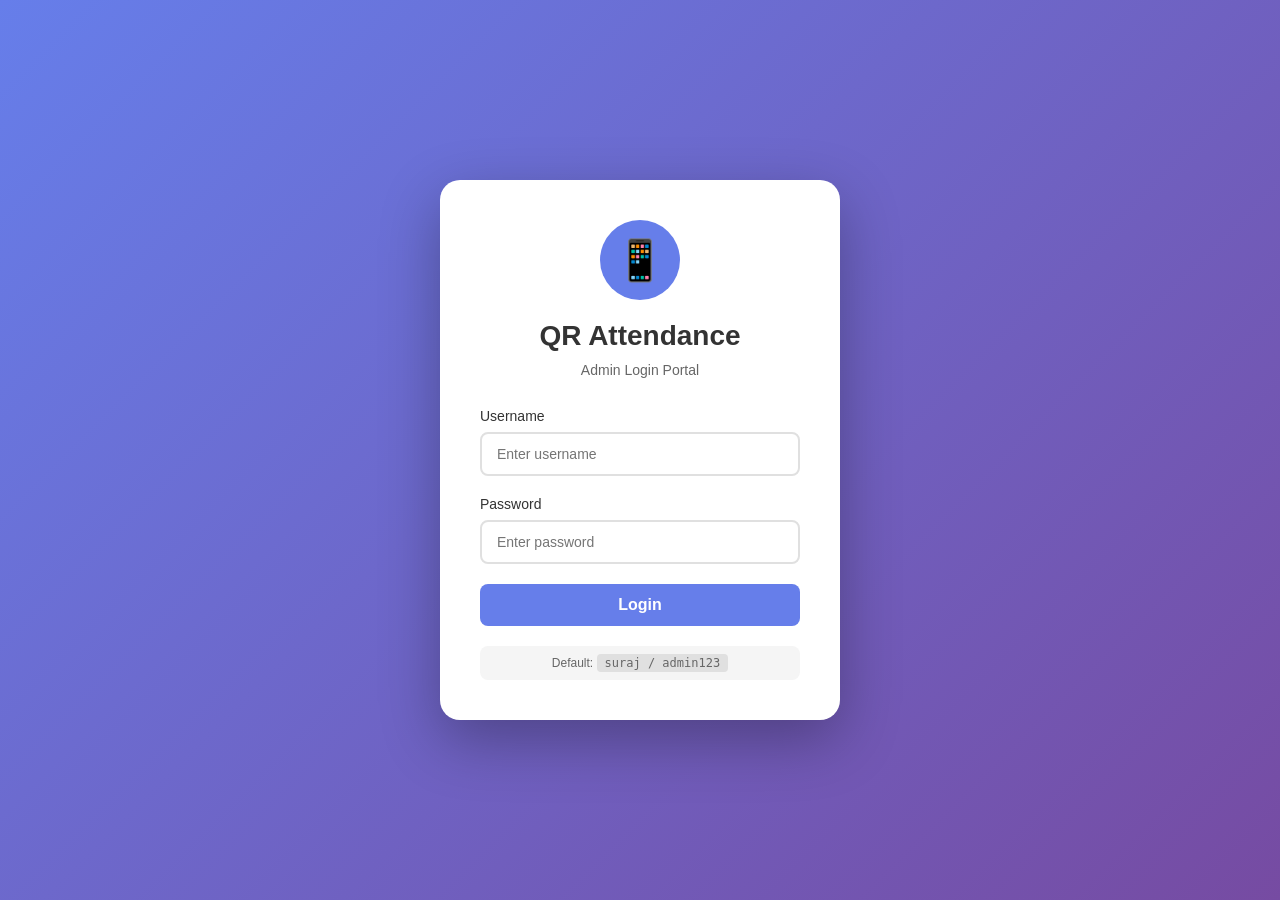
<file: index.html>
<!DOCTYPE html>
<html lang="en">
<head>
    <meta charset="UTF-8">
    <meta name="viewport" content="width=device-width, initial-scale=1.0">
    <title>QR Attendance System</title>
    <link rel="stylesheet" href="style.css">
</head>
<body>
    <!-- Alert Messages -->
    <div id="alert" class="alert">
        <span id="alertIcon">✓</span>
        <span id="alertMessage"></span>
    </div>

    <!-- Login Screen -->
    <div id="loginScreen" class="login-container">
        <div class="login-box">
            <div class="login-header">
                <div class="login-icon">📱</div>
                <h1>QR Attendance</h1>
                <p>Admin Login Portal</p>
            </div>

            <div class="form-group">
                <label>Username</label>
                <input type="text" id="username" placeholder="Enter username" value="">
            </div>

            <div class="form-group">
                <label>Password</label>
                <input type="password" id="password" placeholder="Enter password" value="">
            </div>

            <button class="btn btn-primary" onclick="login()">
                <span id="loginBtnText">Login</span>
            </button>

            <div class="default-creds">
                Default: <code>suraj / admin123</code>
            </div>
        </div>
    </div>

    <!-- Dashboard -->
    <div id="dashboard" class="dashboard">
        <!-- Header -->
        <div class="header">
            <div class="header-content">
                <div class="header-title">
                    <span style="font-size: 32px;">📱</span>
                    <h1>QR Attendance System</h1>
                </div>
                <button class="btn-logout" onclick="logout()">Logout</button>
            </div>
        </div>

        <div class="container">
            <!-- Navigation Menu -->
            <div class="nav-menu">
                <div class="nav-card" onclick="showView('dashboard')">
                    <div class="nav-icon">📊</div>
                    <h3>Dashboard</h3>
                </div>
                <div class="nav-card" onclick="showView('addStudent')">
                    <div class="nav-icon">👨‍🎓</div>
                    <h3>Add Student</h3>
                </div>
                <div class="nav-card" onclick="showView('addFaculty')">
                    <div class="nav-icon">👨‍🏫</div>
                    <h3>Add Faculty</h3>
                </div>
                <div class="nav-card" onclick="showView('viewStudents')">
                    <div class="nav-icon">👥</div>
                    <h3>View Students</h3>
                </div>
                <div class="nav-card" onclick="showView('scanner')">
                    <div class="nav-icon">📸</div>
                    <h3>Mark Attendance</h3>
                </div>
            </div>

            <!-- Dashboard View -->
            <div id="dashboardView" class="content-card">
                <h2>Dashboard Overview</h2>

                <div class="stats-grid">
                    <div class="stat-card blue">
                        <div class="stat-icon">👨‍🎓</div>
                        <div class="stat-number" id="statStudents">0</div>
                        <div class="stat-label">Total Students</div>
                    </div>
                    <div class="stat-card green">
                        <div class="stat-icon">👨‍🏫</div>
                        <div class="stat-number" id="statFaculty">0</div>
                        <div class="stat-label">Total Faculty</div>
                    </div>
                    <div class="stat-card purple">
                        <div class="stat-icon">✓</div>
                        <div class="stat-number" id="statAttendance">0</div>
                        <div class="stat-label">Today Attendance </div>
                    </div>
                </div>

                <h3 style="margin-bottom: 15px; color: #333;">Recent Attendance</h3>
                <div class="table-container">
                    <table>
                        <thead>
                            <tr>
                                <th>Reg No</th>
                                <th>Name</th>
                                <th>Date</th>
                                <th>Time</th>
                                <th>Status</th>
                            </tr>
                        </thead>
                        <tbody id="recentAttendanceTable">
                            <tr>
                                <td colspan="5" class="empty-state">
                                    <div class="empty-state-icon">📋</div>
                                    <div>No attendance records yet</div>
                                </td>
                            </tr>
                        </tbody>
                    </table>
                </div>
            </div>

            <!-- Add Student View -->
            <div id="addStudentView" class="content-card hidden">
                <h2>Add New Student</h2>
                <div class="form-container">
                    <div class="form-group">
                        <label>Student Name *</label>
                        <input type="text" id="studentName" placeholder="Enter full name">
                    </div>
                    <div class="form-group">
                        <label>Roll Number *</label>
                        <input type="text" id="studentRoll" placeholder="Enter roll number">
                    </div>
                    <div class="form-group">
                        <label>Course *</label>
                        <input type="text" id="studentCourse" placeholder="Enter course name">
                    </div>
                    <button class="btn btn-primary" onclick="addStudent()">
                        <span id="addStudentBtnText">Add Student</span>
                    </button>
                </div>
            </div>

            <!-- Add Faculty View -->
            <div id="addFacultyView" class="content-card hidden">
                <h2>Add New Faculty</h2>
                <div class="form-container">
                    <div class="form-group">
                        <label>Faculty Name *</label>
                        <input type="text" id="facultyName" placeholder="Enter full name">
                    </div>
                    <div class="form-group">
                        <label>Department *</label>
                        <input type="text" id="facultyDept" placeholder="Enter department name">
                    </div>
                    <button class="btn btn-success" onclick="addFaculty()">
                        <span id="addFacultyBtnText">Add Faculty</span>
                    </button>
                </div>
            </div>

            <!-- View Students View -->
            <div id="viewStudentsView" class="content-card hidden">
                <div style="display: flex; justify-content: space-between; align-items: center; margin-bottom: 20px;">
                    <h2>Student List (<span id="studentCount">0</span>)</h2>
                    <button class="btn btn-success" style="width: auto; padding: 10px 20px;" onclick="showView('viewFaculty')">
                        View Faculty
                    </button>
                </div>
                <div class="table-container">
                    <table>
                        <thead>
                            <tr>
                                <th>Reg No</th>
                                <th>Roll No</th>
                                <th>Name</th>
                                <th>Course</th>
                                <th>Actions</th>
                            </tr>
                        </thead>
                        <tbody id="studentsTable">
                            <tr>
                                <td colspan="5" class="empty-state">
                                    <div class="empty-state-icon">👨‍🎓</div>
                                    <div>No students found</div>
                                </td>
                            </tr>
                        </tbody>
                    </table>
                </div>
            </div>

            <!-- View Faculty View -->
            <div id="viewFacultyView" class="content-card hidden">
                <div style="display: flex; justify-content: space-between; align-items: center; margin-bottom: 20px;">
                    <h2>Faculty List (<span id="facultyCount">0</span>)</h2>
                    <button class="btn btn-primary" style="width: auto; padding: 10px 20px;" onclick="showView('viewStudents')">
                        View Students
                    </button>
                </div>
                <div class="table-container">
                    <table>
                        <thead>
                            <tr>
                                <th>Reg No</th>
                                <th>Name</th>
                                <th>Department</th>
                                <th>Actions</th>
                            </tr>
                        </thead>
                        <tbody id="facultyTable">
                            <tr>
                                <td colspan="4" class="empty-state">
                                    <div class="empty-state-icon">👨‍🏫</div>
                                    <div>No faculty found</div>
                                </td>
                            </tr>
                        </tbody>
                    </table>
                </div>
            </div>

            <!-- Attendance View -->
            <div id="attendanceView" class="content-card hidden">
                <div style="display: flex; justify-content: space-between; align-items: center; margin-bottom: 20px;">
                    <h2>Attendance Records</h2>
                    <button class="btn btn-success" style="width: auto; padding: 10px 20px;" onclick="exportAttendance()">
                        📥 Export to Excel
                    </button>
                </div>
                <div class="table-container">
                    <table>
                        <thead>
                            <tr>
                                <th>Reg No</th>
                                <th>Name</th>
                                <th>Roll/Dept</th>
                                <th>Date</th>
                                <th>Time</th>
                                <th>Status</th>
                            </tr>
                        </thead>
                        <tbody id="attendanceTable">
                            <tr>
                                <td colspan="6" class="empty-state">
                                    <div class="empty-state-icon">📋</div>
                                    <div>No attendance records</div>
                                </td>
                            </tr>
                        </tbody>
                    </table>
                </div>
            </div>

            <!-- Scanner View -->
            <div id="scannerView" class="content-card hidden">
                <div class="scanner-container">
                    <h2>Mark Attendance</h2>
                    <!-- Option 1: Manuaal Entry -->
                    <div class="scanner-box">
                        <div class="scanner-icon">📸</div>
                        <p style="color: #666; margin-bottom: 20px;">Enter Registration Number Manually</p>
                    </div>
                    <div class="form-group">
                        <input
                            type="text"
                            id="qrInput"
                            placeholder="Enter STU2025XXXX or FAC2025XXXX"
                            style="text-align: center; font-size: 16px;"
                        >
                    </div>
                    <button class="btn btn-primary" onclick="markAttendance()">
                        <span id="markAttendanceBtnText">Mark Attendance Manually</span>
                    </button>
                    <div style="margin-top: 30px 0; text-align: center; color: #999;">
                        <span style="font-size: 20px;">━━━━━━ OR ━━━━━━</span>
                    </div>

                    <!-- Option 2: QR Scanner -->
                    <div class="scanner-box" style="background: #e8f4f8">
                        <div class="scanner-icon">📷</div>
                        <p style="color: #666; margin-bottom: 20px;">Scan QR with Camera </p>
                    </div>

                    <button class="btn btn-success" onclick="startQRScanner()" style="width: 100%">
                        <span id="scannerBtnText">🎥 Start QR Scanner</span>
                    </button>
                    <div style="margin-top: 20px; padding: 15px; background: #fff3cd; border-radius: 8px; font-size: 13px;">
                        <strong>⚠️ Scanner Instructions:</strong><br>
                        • QR Scanner will open your webcam<br>
                        • Show QR code to the camera<br>
                        • Press 'Q' key to close scanner<br>
                        • Auto-closes after 1 minute
                    </div>
                </div>
            </div>
        </div>
    </div>

    <script src="script.js"></script>

</body>
</html>
</file>
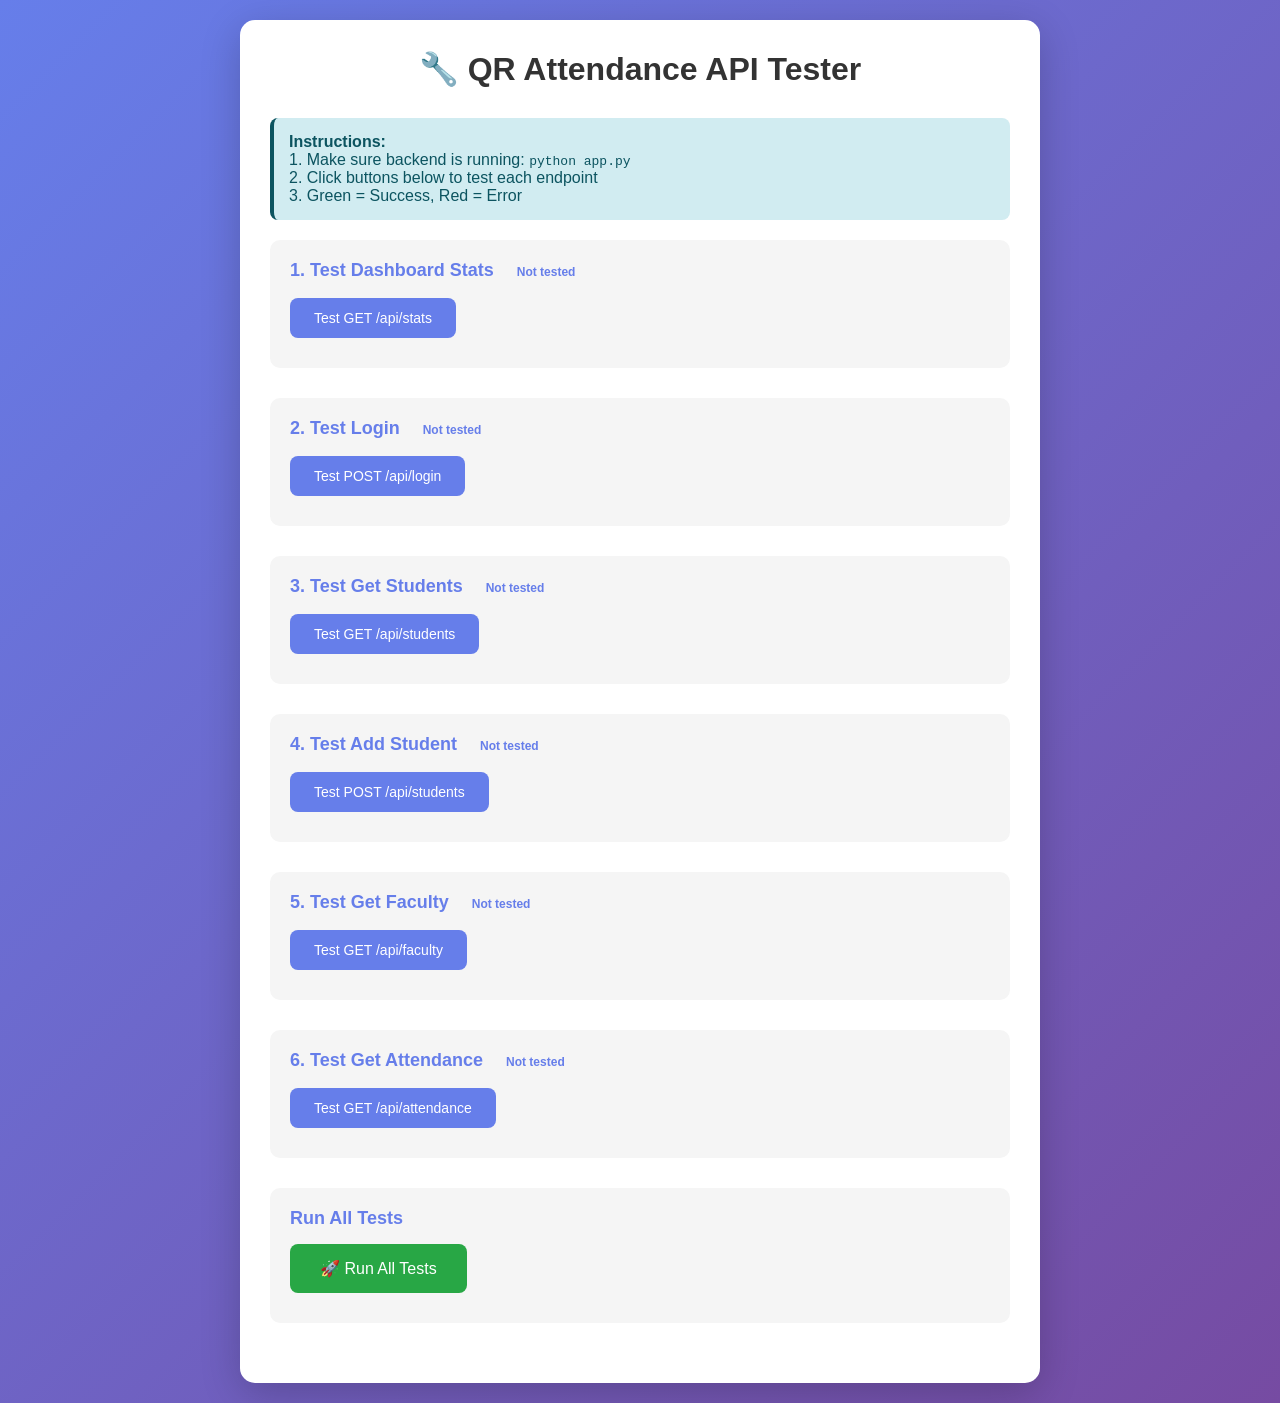
<file: test api.html>
<!DOCTYPE html>
<html lang="en">
<head>
    <meta charset="UTF-8">
    <meta name="viewport" content="width=device-width, initial-scale=1.0">
    <title>API Test Page</title>
    <style>
        * {
            margin: 0;
            padding: 0;
            box-sizing: border-box;
        }

        body {
            font-family: 'Segoe UI', Tahoma, Geneva, Verdana, sans-serif;
            background: linear-gradient(135deg, #667eea 0%, #764ba2 100%);
            padding: 20px;
            min-height: 100vh;
        }

        .container {
            max-width: 800px;
            margin: 0 auto;
            background: white;
            padding: 30px;
            border-radius: 15px;
            box-shadow: 0 10px 40px rgba(0,0,0,0.2);
        }

        h1 {
            color: #333;
            margin-bottom: 30px;
            text-align: center;
        }

        .test-section {
            margin-bottom: 30px;
            padding: 20px;
            background: #f5f5f5;
            border-radius: 10px;
        }

        .test-section h2 {
            color: #667eea;
            margin-bottom: 15px;
            font-size: 18px;
        }

        button {
            background: #667eea;
            color: white;
            border: none;
            padding: 12px 24px;
            border-radius: 8px;
            cursor: pointer;
            font-size: 14px;
            margin-right: 10px;
            margin-bottom: 10px;
            transition: all 0.3s;
        }

        button:hover {
            background: #5568d3;
            transform: translateY(-2px);
        }

        button.success {
            background: #28a745;
        }

        button.error {
            background: #dc3545;
        }

        .result {
            margin-top: 15px;
            padding: 15px;
            background: white;
            border-radius: 8px;
            border-left: 4px solid #667eea;
            white-space: pre-wrap;
            font-family: monospace;
            font-size: 12px;
            max-height: 300px;
            overflow-y: auto;
        }

        .result.success {
            border-left-color: #28a745;
            background: #d4edda;
        }

        .result.error {
            border-left-color: #dc3545;
            background: #f8d7da;
        }

        .status {
            display: inline-block;
            padding: 4px 8px;
            border-radius: 4px;
            font-size: 12px;
            font-weight: bold;
            margin-left: 10px;
        }

        .status.success {
            background: #d4edda;
            color: #155724;
        }

        .status.error {
            background: #f8d7da;
            color: #721c24;
        }

        .info {
            background: #d1ecf1;
            border-left: 4px solid #0c5460;
            padding: 15px;
            border-radius: 8px;
            margin-bottom: 20px;
            color: #0c5460;
        }
    </style>
</head>
<body>
    <div class="container">
        <h1>🔧 QR Attendance API Tester</h1>

        <div class="info">
            <strong>Instructions:</strong><br>
            1. Make sure backend is running: <code>python app.py</code><br>
            2. Click buttons below to test each endpoint<br>
            3. Green = Success, Red = Error
        </div>

        <!-- TEST 1: Stats (GET) -->
        <div class="test-section">
            <h2>1. Test Dashboard Stats <span class="status" id="status1">Not tested</span></h2>
            <button onclick="testStats()">Test GET /api/stats</button>
            <div class="result" id="result1" style="display: none;"></div>
        </div>

        <!-- TEST 2: Login (POST) -->
        <div class="test-section">
            <h2>2. Test Login <span class="status" id="status2">Not tested</span></h2>
            <button onclick="testLogin()">Test POST /api/login</button>
            <div class="result" id="result2" style="display: none;"></div>
        </div>

        <!-- TEST 3: Get Students (GET) -->
        <div class="test-section">
            <h2>3. Test Get Students <span class="status" id="status3">Not tested</span></h2>
            <button onclick="testGetStudents()">Test GET /api/students</button>
            <div class="result" id="result3" style="display: none;"></div>
        </div>

        <!-- TEST 4: Add Student (POST) -->
        <div class="test-section">
            <h2>4. Test Add Student <span class="status" id="status4">Not tested</span></h2>
            <button onclick="testAddStudent()">Test POST /api/students</button>
            <div class="result" id="result4" style="display: none;"></div>
        </div>

        <!-- TEST 5: Get Faculty (GET) -->
        <div class="test-section">
            <h2>5. Test Get Faculty <span class="status" id="status5">Not tested</span></h2>
            <button onclick="testGetFaculty()">Test GET /api/faculty</button>
            <div class="result" id="result5" style="display: none;"></div>
        </div>

        <!-- TEST 6: Get Attendance (GET) -->
        <div class="test-section">
            <h2>6. Test Get Attendance <span class="status" id="status6">Not tested</span></h2>
            <button onclick="testGetAttendance()">Test GET /api/attendance</button>
            <div class="result" id="result6" style="display: none;"></div>
        </div>

        <!-- TEST ALL -->
        <div class="test-section">
            <h2>Run All Tests</h2>
            <button onclick="runAllTests()" style="background: #28a745; font-size: 16px; padding: 15px 30px;">
                🚀 Run All Tests
            </button>
        </div>
    </div>

    <script>
        const API_URL = 'http://localhost:5000/api';

        function showResult(testNum, success, data) {
            const resultDiv = document.getElementById(`result${testNum}`);
            const statusSpan = document.getElementById(`status${testNum}`);

            resultDiv.style.display = 'block';
            resultDiv.className = `result ${success ? 'success' : 'error'}`;
            resultDiv.textContent = JSON.stringify(data, null, 2);

            statusSpan.className = `status ${success ? 'success' : 'error'}`;
            statusSpan.textContent = success ? '✓ Success' : '✗ Failed';
        }

        async function testStats() {
            try {
                const response = await fetch(`${API_URL}/stats`);
                const data = await response.json();
                showResult(1, data.success, data);
            } catch (error) {
                showResult(1, false, { error: error.message });
            }
        }

        async function testLogin() {
            try {
                const response = await fetch(`${API_URL}/login`, {
                    method: 'POST',
                    headers: { 'Content-Type': 'application/json' },
                    body: JSON.stringify({
                        username: 'suraj',
                        password: 'admin123'
                    })
                });
                const data = await response.json();
                showResult(2, data.success, data);
            } catch (error) {
                showResult(2, false, { error: error.message });
            }
        }

        async function testGetStudents() {
            try {
                const response = await fetch(`${API_URL}/students`);
                const data = await response.json();
                showResult(3, data.success, data);
            } catch (error) {
                showResult(3, false, { error: error.message });
            }
        }

        async function testAddStudent() {
            try {
                const response = await fetch(`${API_URL}/students`, {
                    method: 'POST',
                    headers: { 'Content-Type': 'application/json' },
                    body: JSON.stringify({
                        name: 'Test Student',
                        roll: 'TEST001',
                        course: 'Test Course'
                    })
                });
                const data = await response.json();
                showResult(4, data.success, data);
            } catch (error) {
                showResult(4, false, { error: error.message });
            }
        }

        async function testGetFaculty() {
            try {
                const response = await fetch(`${API_URL}/faculty`);
                const data = await response.json();
                showResult(5, data.success, data);
            } catch (error) {
                showResult(5, false, { error: error.message });
            }
        }

        async function testGetAttendance() {
            try {
                const response = await fetch(`${API_URL}/attendance`);
                const data = await response.json();
                showResult(6, data.success, data);
            } catch (error) {
                showResult(6, false, { error: error.message });
            }
        }

        async function runAllTests() {
            await testStats();
            await new Promise(resolve => setTimeout(resolve, 500));
            await testLogin();
            await new Promise(resolve => setTimeout(resolve, 500));
            await testGetStudents();
            await new Promise(resolve => setTimeout(resolve, 500));
            await testAddStudent();
            await new Promise(resolve => setTimeout(resolve, 500));
            await testGetFaculty();
            await new Promise(resolve => setTimeout(resolve, 500));
            await testGetAttendance();
        }
    </script>
</body>
</html>
</file>
<file: style.css>
* {
            margin: 0;
            padding: 0;
            box-sizing: border-box;
        }

        body {
            font-family: 'Segoe UI', Tahoma, Geneva, Verdana, sans-serif;
            background: linear-gradient(135deg, #667eea 0%, #764ba2 100%);
            min-height: 100vh;
        }

        .container {
            max-width: 1200px;
            margin: 0 auto;
            padding: 20px;
        }

        /* Login Screen */
        .login-container {
            display: flex;
            justify-content: center;
            align-items: center;
            min-height: 100vh;
            padding: 20px;
        }

        .login-box {
            background: white;
            padding: 40px;
            border-radius: 20px;
            box-shadow: 0 20px 60px rgba(0,0,0,0.3);
            width: 100%;
            max-width: 400px;
        }

        .login-header {
            text-align: center;
            margin-bottom: 30px;
        }

        .login-icon {
            width: 80px;
            height: 80px;
            background: #667eea;
            border-radius: 50%;
            display: flex;
            align-items: center;
            justify-content: center;
            margin: 0 auto 20px;
            font-size: 40px;
            color: white;
        }

        .login-box h1 {
            font-size: 28px;
            color: #333;
            margin-bottom: 10px;
        }

        .login-box p {
            color: #666;
            font-size: 14px;
        }

        .form-group {
            margin-bottom: 20px;
        }

        .form-group label {
            display: block;
            margin-bottom: 8px;
            color: #333;
            font-weight: 500;
            font-size: 14px;
        }

        .form-group input {
            width: 100%;
            padding: 12px 15px;
            border: 2px solid #e0e0e0;
            border-radius: 8px;
            font-size: 14px;
            transition: all 0.3s;
        }

        .form-group input:focus {
            outline: none;
            border-color: #667eea;
        }

        .btn {
            width: 100%;
            padding: 12px;
            border: none;
            border-radius: 8px;
            font-size: 16px;
            font-weight: 600;
            cursor: pointer;
            transition: all 0.3s;
        }

        .btn-primary {
            background: #667eea;
            color: white;
        }

        .btn-primary:hover {
            background: #5568d3;
            transform: translateY(-2px);
            box-shadow: 0 5px 15px rgba(102, 126, 234, 0.4);
        }

        .btn-primary:disabled {
            opacity: 0.6;
            cursor: not-allowed;
            transform: none;
        }

        .default-creds {
            text-align: center;
            margin-top: 20px;
            padding: 10px;
            background: #f5f5f5;
            border-radius: 8px;
            font-size: 12px;
            color: #666;
        }

        .default-creds code {
            background: #e0e0e0;
            padding: 2px 8px;
            border-radius: 4px;
            font-family: monospace;
        }

        /* Main Dashboard */
        .dashboard {
            display: none;
            background: #f5f5f5;
            min-height: 100vh;
        }

        .dashboard.active {
            display: block;
        }

        .header {
            background: #667eea;
            color: white;
            padding: 20px;
            box-shadow: 0 2px 10px rgba(0,0,0,0.1);
        }

        .header-content {
            max-width: 1200px;
            margin: 0 auto;
            display: flex;
            justify-content: space-between;
            align-items: center;
        }

        .header-title {
            display: flex;
            align-items: center;
            gap: 15px;
        }

        .header-title h1 {
            font-size: 24px;
        }

        .btn-logout {
            padding: 10px 20px;
            background: rgba(255,255,255,0.2);
            border: none;
            border-radius: 8px;
            color: white;
            cursor: pointer;
            font-size: 14px;
            transition: all 0.3s;
        }

        .btn-logout:hover {
            background: rgba(255,255,255,0.3);
        }

        /* Navigation */
        .nav-menu {
            display: grid;
            grid-template-columns: repeat(auto-fit, minmax(200px, 1fr));
            gap: 20px;
            margin: 30px 0;
        }

        .nav-card {
            background: white;
            padding: 30px;
            border-radius: 15px;
            text-align: center;
            cursor: pointer;
            transition: all 0.3s;
            box-shadow: 0 2px 10px rgba(0,0,0,0.1);
        }

        .nav-card:hover {
            transform: translateY(-5px);
            box-shadow: 0 5px 20px rgba(0,0,0,0.15);
        }

        .nav-card.active {
            border: 2px solid #667eea;
        }

        .nav-icon {
            font-size: 40px;
            margin-bottom: 15px;
        }

        .nav-card h3 {
            font-size: 16px;
            color: #333;
        }

        /* Content Card */
        .content-card {
            background: white;
            padding: 30px;
            border-radius: 15px;
            box-shadow: 0 2px 10px rgba(0,0,0,0.1);
        }

        .content-card h2 {
            font-size: 24px;
            color: #333;
            margin-bottom: 25px;
        }

        /* Stats Cards */
        .stats-grid {
            display: grid;
            grid-template-columns: repeat(auto-fit, minmax(250px, 1fr));
            gap: 20px;
            margin-bottom: 30px;
        }

        .stat-card {
            padding: 30px;
            border-radius: 15px;
            color: white;
            position: relative;
            overflow: hidden;
        }

        .stat-card::before {
            content: '';
            position: absolute;
            top: 0;
            right: 0;
            width: 100px;
            height: 100px;
            background: rgba(255,255,255,0.1);
            border-radius: 50%;
            transform: translate(30%, -30%);
        }

        .stat-card.blue {
            background: linear-gradient(135deg, #667eea 0%, #764ba2 100%);
        }

        .stat-card.green {
            background: linear-gradient(135deg, #56ab2f 0%, #a8e063 100%);
        }

        .stat-card.purple {
            background: linear-gradient(135deg, #a8c0ff 0%, #3f2b96 100%);
        }

        .stat-icon {
            font-size: 40px;
            margin-bottom: 15px;
            opacity: 0.8;
        }

        .stat-number {
            font-size: 36px;
            font-weight: bold;
            margin-bottom: 5px;
        }

        .stat-label {
            font-size: 14px;
            opacity: 0.9;
        }

        /* Table */
        .table-container {
            overflow-x: auto;
            margin-top: 20px;
        }

        table {
            width: 100%;
            border-collapse: collapse;
        }

        thead {
            background: #f5f5f5;
        }

        th {
            padding: 15px;
            text-align: left;
            font-weight: 600;
            color: #333;
            font-size: 14px;
        }

        td {
            padding: 15px;
            border-bottom: 1px solid #e0e0e0;
            font-size: 14px;
            color: #666;
        }

        tr:hover {
            background: #f9f9f9;
        }

        .badge {
            padding: 5px 10px;
            border-radius: 20px;
            font-size: 12px;
            font-weight: 600;
        }

        .badge-success {
            background: #d4edda;
            color: #155724;
        }

        .btn-delete {
            background: #dc3545;
            color: white;
            border: none;
            padding: 8px 15px;
            border-radius: 5px;
            cursor: pointer;
            font-size: 12px;
            transition: all 0.3s;
        }

        .btn-delete:hover {
            background: #c82333;
        }

        /* Form */
        .form-container {
            max-width: 600px;
        }

        .btn-secondary {
            background: #6c757d;
            color: white;
            margin-left: 10px;
        }

        .btn-secondary:hover {
            background: #5a6268;
        }

        .btn-success {
            background: #28a745;
            color: white;
        }

        .btn-success:hover {
            background: #218838;
        }

        /* Scanner */
        .scanner-container {
            max-width: 500px;
            margin: 0 auto;
            text-align: center;
        }

        .scanner-box {
            background: #f5f5f5;
            padding: 60px 40px;
            border-radius: 15px;
            margin-bottom: 30px;
        }

        .scanner-icon {
            font-size: 100px;
            color: #667eea;
            margin-bottom: 20px;
        }

        /* Alert Messages */
        .alert {
            position: fixed;
            top: 20px;
            right: 20px;
            padding: 15px 20px;
            border-radius: 8px;
            box-shadow: 0 5px 15px rgba(0,0,0,0.2);
            z-index: 1000;
            display: none;
            align-items: center;
            gap: 10px;
            max-width: 400px;
        }

        .alert.show {
            display: flex;
            animation: slideIn 0.3s ease-out;
        }

        @keyframes slideIn {
            from {
                transform: translateX(400px);
                opacity: 0;
            }
            to {
                transform: translateX(0);
                opacity: 1;
            }
        }

        .alert-success {
            background: #d4edda;
            color: #155724;
            border-left: 4px solid #28a745;
        }

        .alert-error {
            background: #f8d7da;
            color: #721c24;
            border-left: 4px solid #dc3545;
        }

        .loader {
            border: 3px solid #f3f3f3;
            border-top: 3px solid #667eea;
            border-radius: 50%;
            width: 20px;
            height: 20px;
            animation: spin 1s linear infinite;
            display: inline-block;
            margin-right: 10px;
        }

        @keyframes spin {
            0% { transform: rotate(0deg); }
            100% { transform: rotate(360deg); }
        }

        .hidden {
            display: none !important;
        }

        .empty-state {
            text-align: center;
            padding: 60px 20px;
            color: #999;
        }

        .empty-state-icon {
            font-size: 60px;
            margin-bottom: 15px;
        }

        /* Responsive */
        @media (max-width: 768px) {
            .header-content {
                flex-direction: column;
                gap: 15px;
            }

            .nav-menu {
                grid-template-columns: repeat(2, 1fr);
            }

            .stats-grid {
                grid-template-columns: 1fr;
            }

            table {
                font-size: 12px;
            }

            th, td {
                padding: 10px;
            }
     }
</file>
